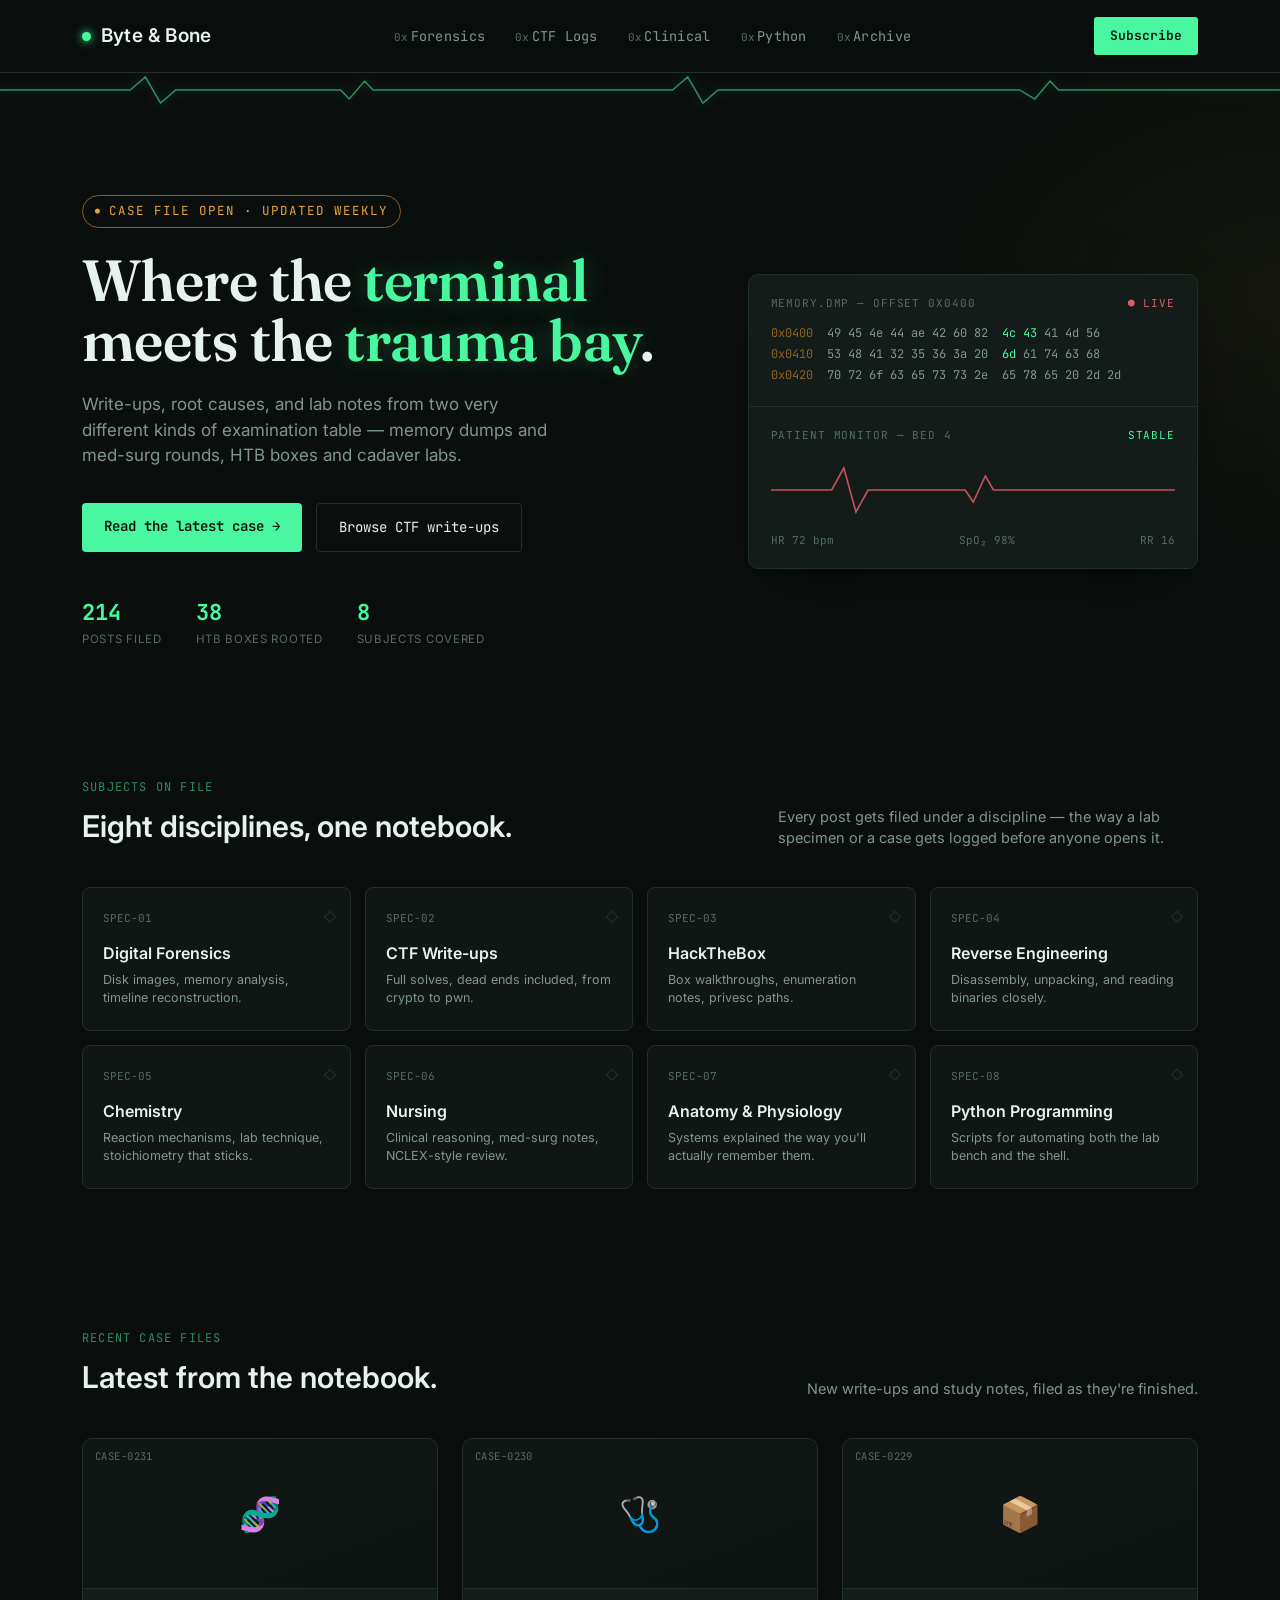
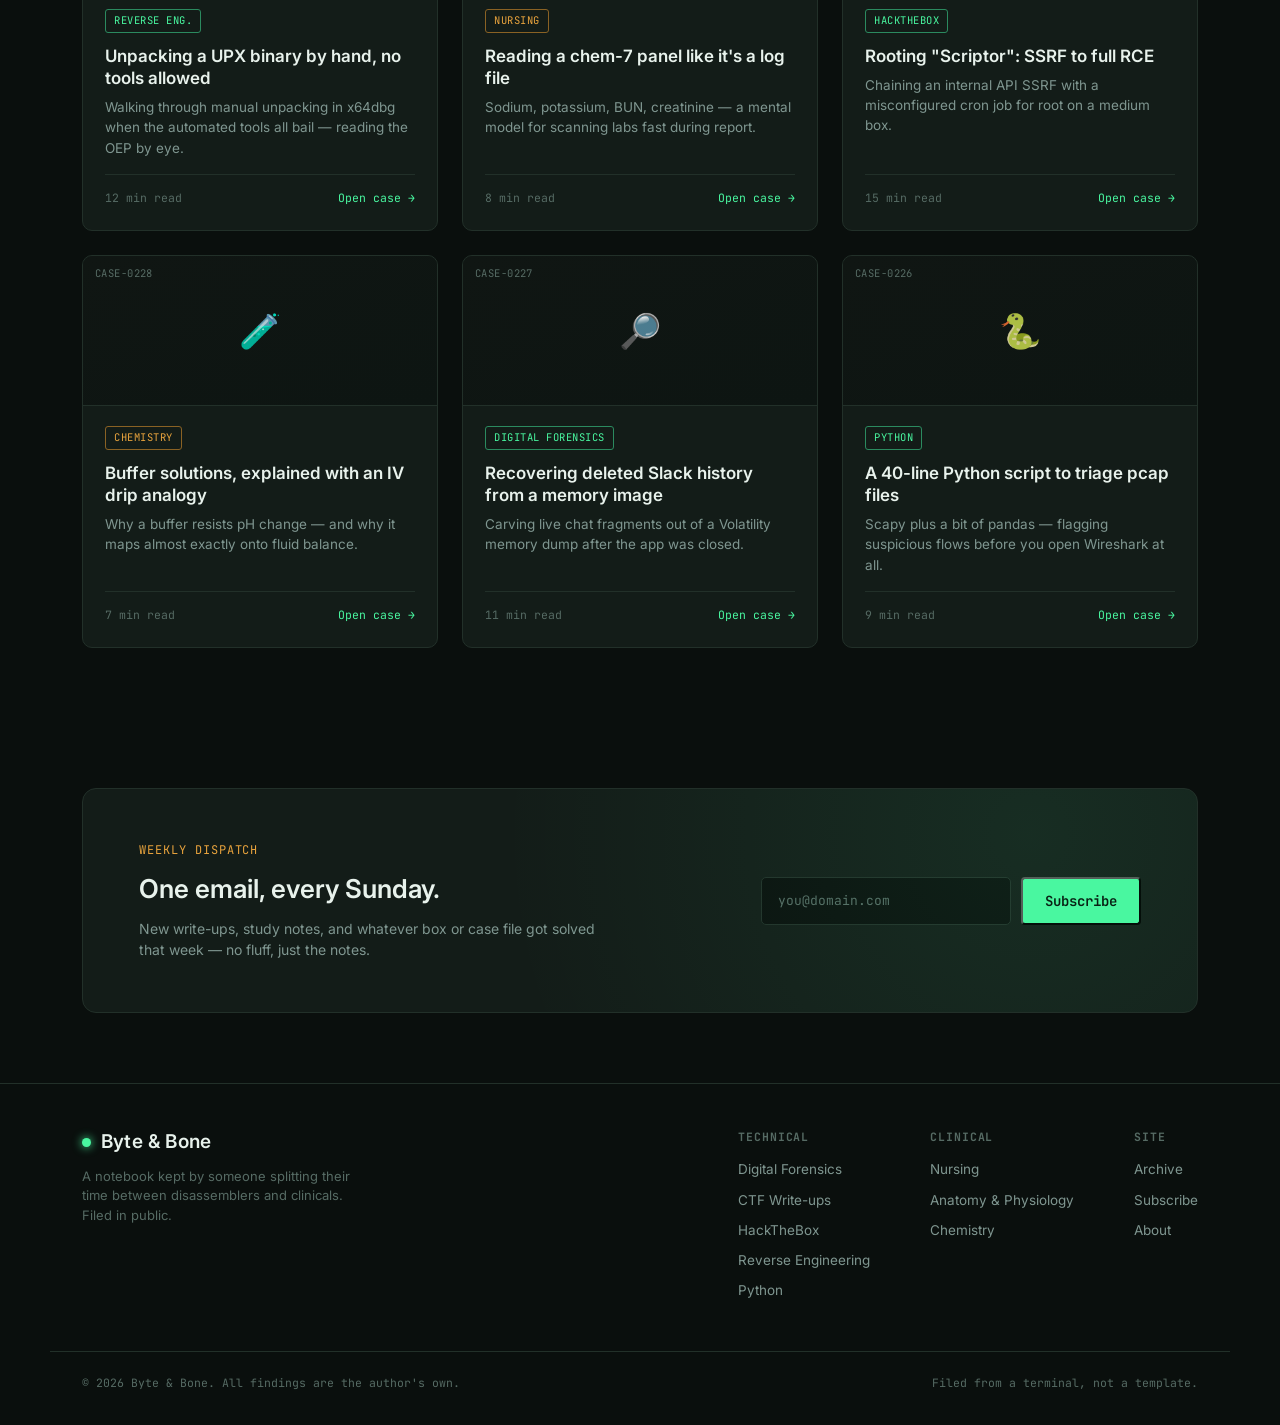
<file: index.html>
<!DOCTYPE html>
<html lang="en">
<head>
<meta charset="UTF-8">
<meta name="viewport" content="width=device-width, initial-scale=1.0">
<title>Byte &amp; Bone — field notes from the terminal and the trauma bay</title>
<link rel="preconnect" href="https://fonts.googleapis.com">
<link rel="preconnect" href="https://fonts.gstatic.com" crossorigin>
<link href="https://fonts.googleapis.com/css2?family=JetBrains+Mono:wght@400;500;600;700&family=Fraunces:opsz,wght@9..144,400;9..144,500;9..144,600&family=Inter:wght@400;500;600&display=swap" rel="stylesheet">
<link rel="stylesheet" href="assets/styles.css">
</head>
<body>

<header>
  <nav class="wrap">
    <div class="brand"><span class="dot"></span>Byte &amp; Bone</div>
    <div class="nav-links">
      <a href="#forensics">Forensics</a>
      <a href="#ctf">CTF Logs</a>
      <a href="#clinical">Clinical</a>
      <a href="#code">Python</a>
      <a href="#archive">Archive</a>
    </div>
    <a href="#subscribe" class="nav-cta">Subscribe</a>
  </nav>
</header>

<svg class="signal-line" viewBox="0 0 1180 34" preserveAspectRatio="none">
  <path d="M0,17 L120,17 L134,4 L148,30 L162,17 L300,17 L314,17 L322,26 L336,8 L344,17 L480,17 L620,17 L634,4 L648,30 L662,17 L800,17 L940,17 L954,26 L968,8 L976,17 L1180,17"/>
</svg>

<main>
  <section class="hero">
    <div class="wrap hero-grid">
      <div>
        <div class="eyebrow">Case file open · updated weekly</div>
        <h1 class="display">Where the <em>terminal</em><br>meets the <em>trauma bay</em>.</h1>
        <p class="sub">Write-ups, root causes, and lab notes from two very different kinds of examination table — memory dumps and med-surg rounds, HTB boxes and cadaver labs.</p>
        <div class="hero-actions">
          <a href="#archive" class="btn-primary">Read the latest case →</a>
          <a href="#ctf" class="btn-ghost">Browse CTF write-ups</a>
        </div>
        <div class="hero-stats">
          <div class="stat"><div class="num">214</div><div class="lbl">Posts filed</div></div>
          <div class="stat"><div class="num">38</div><div class="lbl">HTB boxes rooted</div></div>
          <div class="stat"><div class="num">8</div><div class="lbl">Subjects covered</div></div>
        </div>
      </div>

      <div class="readout">
        <div class="readout-top">
          <div class="readout-head"><span>memory.dmp — offset 0x0400</span><span class="live">live</span></div>
          <div class="hexdump"><span class="off">0x0400</span>  49 45 4e 44 ae 42 60 82  <span class="hi">4c 43</span> 41 4d 56
<span class="off">0x0410</span>  53 48 41 32 35 36 3a 20  <span class="hi">6d</span> 61 74 63 68
<span class="off">0x0420</span>  70 72 6f 63 65 73 73 2e  65 78 65 20 2d 2d</span></div>
        </div>
        <div class="readout-bottom">
          <div class="readout-head"><span>patient monitor — bed 4</span><span style="color:var(--signal)">stable</span></div>
          <svg class="vitals-line" viewBox="0 0 400 56" preserveAspectRatio="none">
            <path d="M0,28 L60,28 L72,6 L84,50 L96,28 L180,28 L192,28 L200,40 L212,14 L220,28 L400,28"/>
          </svg>
          <div class="cap"><span>HR 72 bpm</span><span>SpO₂ 98%</span><span>RR 16</span></div>
        </div>
      </div>
    </div>
  </section>

  <section id="categories">
    <div class="wrap">
      <div class="sec-head">
        <div>
          <span class="tag">Subjects on file</span>
          <h2>Eight disciplines, one notebook.</h2>
        </div>
        <p>Every post gets filed under a discipline — the way a lab specimen or a case gets logged before anyone opens it.</p>
      </div>
      <div class="cats">
        <div class="cat-card">
          <span class="glyph">◇</span>
          <div class="cat-id">SPEC-01</div>
          <h3>Digital Forensics</h3>
          <p>Disk images, memory analysis, timeline reconstruction.</p>
        </div>
        <div class="cat-card">
          <span class="glyph">◇</span>
          <div class="cat-id">SPEC-02</div>
          <h3>CTF Write-ups</h3>
          <p>Full solves, dead ends included, from crypto to pwn.</p>
        </div>
        <div class="cat-card">
          <span class="glyph">◇</span>
          <div class="cat-id">SPEC-03</div>
          <h3>HackTheBox</h3>
          <p>Box walkthroughs, enumeration notes, privesc paths.</p>
        </div>
        <div class="cat-card">
          <span class="glyph">◇</span>
          <div class="cat-id">SPEC-04</div>
          <h3>Reverse Engineering</h3>
          <p>Disassembly, unpacking, and reading binaries closely.</p>
        </div>
        <div class="cat-card">
          <span class="glyph">◇</span>
          <div class="cat-id">SPEC-05</div>
          <h3>Chemistry</h3>
          <p>Reaction mechanisms, lab technique, stoichiometry that sticks.</p>
        </div>
        <div class="cat-card">
          <span class="glyph">◇</span>
          <div class="cat-id">SPEC-06</div>
          <h3>Nursing</h3>
          <p>Clinical reasoning, med-surg notes, NCLEX-style review.</p>
        </div>
        <div class="cat-card">
          <span class="glyph">◇</span>
          <div class="cat-id">SPEC-07</div>
          <h3>Anatomy &amp; Physiology</h3>
          <p>Systems explained the way you'll actually remember them.</p>
        </div>
        <div class="cat-card">
          <span class="glyph">◇</span>
          <div class="cat-id">SPEC-08</div>
          <h3>Python Programming</h3>
          <p>Scripts for automating both the lab bench and the shell.</p>
        </div>
      </div>
    </div>
  </section>

  <section id="archive">
    <div class="wrap">
      <div class="sec-head">
        <div>
          <span class="tag">Recent case files</span>
          <h2>Latest from the notebook.</h2>
        </div>
        <p>New write-ups and study notes, filed as they're finished.</p>
      </div>
      <div class="posts">

        <div class="post-card">
          <div class="post-thumb"><span class="case-id">CASE-0231</span><span class="icon">🧬</span></div>
          <div class="post-body">
            <div class="post-meta"><span class="chip forensics">Reverse Eng.</span></div>
            <h3>Unpacking a UPX binary by hand, no tools allowed</h3>
            <p>Walking through manual unpacking in x64dbg when the automated tools all bail — reading the OEP by eye.</p>
            <div class="post-foot"><span>12 min read</span><a class="read" href="#">Open case</a></div>
          </div>
        </div>

        <div class="post-card">
          <div class="post-thumb"><span class="case-id">CASE-0230</span><span class="icon">🩺</span></div>
          <div class="post-body">
            <div class="post-meta"><span class="chip clinical">Nursing</span></div>
            <h3>Reading a chem-7 panel like it's a log file</h3>
            <p>Sodium, potassium, BUN, creatinine — a mental model for scanning labs fast during report.</p>
            <div class="post-foot"><span>8 min read</span><a class="read" href="#">Open case</a></div>
          </div>
        </div>

        <div class="post-card">
          <div class="post-thumb"><span class="case-id">CASE-0229</span><span class="icon">📦</span></div>
          <div class="post-body">
            <div class="post-meta"><span class="chip forensics">HackTheBox</span></div>
            <h3>Rooting "Scriptor": SSRF to full RCE</h3>
            <p>Chaining an internal API SSRF with a misconfigured cron job for root on a medium box.</p>
            <div class="post-foot"><span>15 min read</span><a class="read" href="#">Open case</a></div>
          </div>
        </div>

        <div class="post-card">
          <div class="post-thumb"><span class="case-id">CASE-0228</span><span class="icon">🧪</span></div>
          <div class="post-body">
            <div class="post-meta"><span class="chip clinical">Chemistry</span></div>
            <h3>Buffer solutions, explained with an IV drip analogy</h3>
            <p>Why a buffer resists pH change — and why it maps almost exactly onto fluid balance.</p>
            <div class="post-foot"><span>7 min read</span><a class="read" href="#">Open case</a></div>
          </div>
        </div>

        <div class="post-card">
          <div class="post-thumb"><span class="case-id">CASE-0227</span><span class="icon">🔎</span></div>
          <div class="post-body">
            <div class="post-meta"><span class="chip forensics">Digital Forensics</span></div>
            <h3>Recovering deleted Slack history from a memory image</h3>
            <p>Carving live chat fragments out of a Volatility memory dump after the app was closed.</p>
            <div class="post-foot"><span>11 min read</span><a class="read" href="#">Open case</a></div>
          </div>
        </div>

        <div class="post-card">
          <div class="post-thumb"><span class="case-id">CASE-0226</span><span class="icon">🐍</span></div>
          <div class="post-body">
            <div class="post-meta"><span class="chip forensics">Python</span></div>
            <h3>A 40-line Python script to triage pcap files</h3>
            <p>Scapy plus a bit of pandas — flagging suspicious flows before you open Wireshark at all.</p>
            <div class="post-foot"><span>9 min read</span><a class="read" href="#">Open case</a></div>
          </div>
        </div>

      </div>
    </div>
  </section>

  <section id="subscribe">
    <div class="wrap">
      <div class="subscribe">
        <div class="subscribe-copy">
          <span class="tag">Weekly dispatch</span>
          <h2>One email, every Sunday.</h2>
          <p>New write-ups, study notes, and whatever box or case file got solved that week — no fluff, just the notes.</p>
        </div>
        <form class="subscribe-form" onsubmit="return false;">
          <input type="email" placeholder="you@domain.com" required>
          <button type="submit" class="btn-primary">Subscribe</button>
        </form>
      </div>
    </div>
  </section>
</main>

<footer>
  <div class="wrap foot-grid">
    <div class="foot-brand">
      <div class="brand"><span class="dot"></span>Byte &amp; Bone</div>
      <p>A notebook kept by someone splitting their time between disassemblers and clinicals. Filed in public.</p>
    </div>
    <div class="foot-cols">
      <div class="foot-col">
        <h4>Technical</h4>
        <a href="#forensics">Digital Forensics</a>
        <a href="#ctf">CTF Write-ups</a>
        <a href="#">HackTheBox</a>
        <a href="#">Reverse Engineering</a>
        <a href="#code">Python</a>
      </div>
      <div class="foot-col">
        <h4>Clinical</h4>
        <a href="#clinical">Nursing</a>
        <a href="#">Anatomy &amp; Physiology</a>
        <a href="#">Chemistry</a>
      </div>
      <div class="foot-col">
        <h4>Site</h4>
        <a href="#archive">Archive</a>
        <a href="#subscribe">Subscribe</a>
        <a href="#">About</a>
      </div>
    </div>
  </div>
  <div class="wrap foot-bottom">
    <span>© 2026 Byte &amp; Bone. All findings are the author's own.</span>
    <span>Filed from a terminal, not a template.</span>
  </div>
</footer>

</body>
</html>
</file>
<file: assets/styles.css>
:root{
  --bg: #0a0f0d;
  --bg-raised: #101613;
  --panel: #131c18;
  --line: #223029;
  --text: #e8f2ec;
  --muted: #7f9690;
  --muted-2: #566b64;
  --signal: #49f7a0;   /* phosphor / vitals green */
  --signal-dim: #2b8a5f;
  --amber: #e8a33d;    /* warning amber, iodine tint */
  --amber-dim: #8a6224;
  --rose: #e35b6b;     /* arterial accent, used sparingly */
}

*{ margin:0; padding:0; box-sizing:border-box; }

html{ scroll-behavior:smooth; }

body{
  background:
    radial-gradient(ellipse 900px 500px at 15% -10%, rgba(73,247,160,0.07), transparent 60%),
    radial-gradient(ellipse 700px 500px at 100% 10%, rgba(232,163,61,0.05), transparent 55%),
    var(--bg);
  color: var(--text);
  font-family: 'Inter', sans-serif;
  line-height: 1.5;
  -webkit-font-smoothing: antialiased;
}

a{ color:inherit; text-decoration:none; }

::selection{ background: var(--signal); color:#04120a; }

.mono{ font-family:'JetBrains Mono', monospace; }
.display{ font-family:'Fraunces', serif; }

.wrap{ max-width:1180px; margin:0 auto; padding:0 32px; }

/* ---------- signal-line divider (signature element) ---------- */
.signal-line{ width:100%; height:34px; display:block; overflow:visible; }
.signal-line path{
  fill:none; stroke:var(--signal); stroke-width:1.4; opacity:0.55;
  filter: drop-shadow(0 0 4px rgba(73,247,160,0.35));
}

/* ---------- nav ---------- */
header{
  position:sticky; top:0; z-index:50;
  background: rgba(10,15,13,0.86);
  backdrop-filter: blur(10px);
  border-bottom:1px solid var(--line);
}
nav.wrap{
  display:flex; align-items:center; justify-content:space-between;
  height:72px;
}
.brand{ display:flex; align-items:center; gap:10px; font-size:19px; font-weight:600; letter-spacing:0.2px;}
.brand .dot{
  width:9px; height:9px; border-radius:50%; background:var(--signal);
  box-shadow:0 0 8px 1px rgba(73,247,160,0.7);
  animation: pulse 2.4s ease-in-out infinite;
}
@keyframes pulse{
  0%,100%{ opacity:1; transform:scale(1);}
  50%{ opacity:0.45; transform:scale(0.78);}
}
.nav-links{ display:flex; gap:30px; font-size:13.5px; }
.nav-links a{
  color:var(--muted); font-family:'JetBrains Mono',monospace; letter-spacing:0.02em;
  position:relative; padding:4px 0; transition:color .15s;
}
.nav-links a:hover{ color:var(--signal); }
.nav-links a::before{ content:'0x'; color:var(--muted-2); margin-right:2px; font-size:11px; }
.nav-cta{
  font-family:'JetBrains Mono',monospace; font-size:13px; color:var(--bg);
  background:var(--signal); padding:9px 16px; border-radius:3px; font-weight:600;
  transition: background .15s, transform .15s;
}
.nav-cta:hover{ background:#6bffb6; transform:translateY(-1px); }
.nav-toggle{ display:none; }

/* ---------- hero ---------- */
.hero{ padding:88px 0 60px; position:relative; }
.hero-grid{
  display:grid; grid-template-columns: 1.15fr 0.85fr; gap:56px; align-items:center;
}
.eyebrow{
  display:inline-flex; align-items:center; gap:8px;
  font-family:'JetBrains Mono',monospace; font-size:12.5px; color:var(--amber);
  letter-spacing:0.08em; text-transform:uppercase; margin-bottom:22px;
  border:1px solid var(--amber-dim); padding:6px 12px; border-radius:20px;
}
.eyebrow::before{ content:'●'; font-size:8px; color:var(--amber); }

h1.display{
  font-size:58px; line-height:1.04; font-weight:600; letter-spacing:-0.01em;
  margin-bottom:22px;
}
h1.display em{
  font-style:normal; color:var(--signal);
  text-shadow:0 0 24px rgba(73,247,160,0.25);
}
.hero p.sub{
  font-size:17px; color:var(--muted); max-width:480px; margin-bottom:34px;
}
.hero-actions{ display:flex; gap:14px; margin-bottom:44px;}
.btn-primary{
  font-family:'JetBrains Mono',monospace; font-weight:600; font-size:14px;
  background:var(--signal); color:#04120a; padding:13px 22px; border-radius:4px;
  transition: transform .15s, box-shadow .15s;
}
.btn-primary:hover{ transform:translateY(-2px); box-shadow:0 8px 24px rgba(73,247,160,0.25); }
.btn-ghost{
  font-family:'JetBrains Mono',monospace; font-size:14px; color:var(--text);
  border:1px solid var(--line); padding:13px 22px; border-radius:4px;
  transition: border-color .15s, color .15s;
}
.btn-ghost:hover{ border-color:var(--signal); color:var(--signal); }

.hero-stats{ display:flex; gap:34px; }
.stat .num{ font-family:'JetBrains Mono',monospace; font-size:22px; color:var(--signal); font-weight:700;}
.stat .lbl{ font-size:11.5px; color:var(--muted-2); text-transform:uppercase; letter-spacing:0.06em; margin-top:2px;}

/* hero right: dual readout panel */
.readout{
  background:var(--panel); border:1px solid var(--line); border-radius:10px;
  overflow:hidden; box-shadow:0 24px 60px -20px rgba(0,0,0,0.6);
}
.readout-top, .readout-bottom{ padding:20px 22px; }
.readout-top{ border-bottom:1px solid var(--line); }
.readout-head{
  display:flex; justify-content:space-between; align-items:center;
  font-family:'JetBrains Mono',monospace; font-size:11px; color:var(--muted-2);
  text-transform:uppercase; letter-spacing:0.08em; margin-bottom:12px;
}
.readout-head .live{ color:var(--rose); }
.readout-head .live::before{ content:'● '; }
.hexdump{
  font-family:'JetBrains Mono',monospace; font-size:12px; color:var(--muted); line-height:1.75;
  white-space:pre;
}
.hexdump .off{ color:var(--amber-dim); }
.hexdump .hi{ color:var(--signal); }
.vitals-line{ width:100%; height:56px; margin-top:6px; }
.vitals-line path{ fill:none; stroke:var(--rose); stroke-width:1.6; opacity:0.85; }
.readout-bottom .cap{ font-family:'JetBrains Mono',monospace; font-size:11px; color:var(--muted-2); margin-top:8px; display:flex; justify-content:space-between;}

/* ---------- section shell ---------- */
section{ padding:70px 0; }
.sec-head{ display:flex; align-items:flex-end; justify-content:space-between; margin-bottom:38px; flex-wrap:wrap; gap:12px;}
.sec-head .tag{
  font-family:'JetBrains Mono',monospace; font-size:12px; color:var(--signal-dim);
  text-transform:uppercase; letter-spacing:0.1em; margin-bottom:8px; display:block;
}
.sec-head h2{ font-size:30px; font-weight:600; }
.sec-head p{ color:var(--muted); font-size:14.5px; max-width:420px; }

/* ---------- category grid ---------- */
.cats{ display:grid; grid-template-columns:repeat(4,1fr); gap:14px; }
.cat-card{
  background:var(--bg-raised); border:1px solid var(--line); border-radius:8px;
  padding:22px 20px; transition:border-color .18s, transform .18s, background .18s;
  position:relative; overflow:hidden;
}
.cat-card:hover{ border-color:var(--signal-dim); transform:translateY(-3px); background:#121b17;}
.cat-id{ font-family:'JetBrains Mono',monospace; font-size:11px; color:var(--muted-2); margin-bottom:14px;}
.cat-card h3{ font-size:16px; margin-bottom:6px; font-weight:600;}
.cat-card p{ font-size:12.5px; color:var(--muted); }
.cat-card .glyph{
  position:absolute; right:14px; top:14px; font-family:'JetBrains Mono',monospace;
  font-size:20px; color:var(--line);
}

/* ---------- posts ---------- */
.posts{ display:grid; grid-template-columns:repeat(3,1fr); gap:24px; }
.post-card{
  background:var(--panel); border:1px solid var(--line); border-radius:10px;
  overflow:hidden; display:flex; flex-direction:column;
  transition: transform .18s, border-color .18s;
}
.post-card:hover{ transform:translateY(-4px); border-color:var(--signal-dim); }
.post-thumb{
  height:150px; position:relative; display:flex; align-items:center; justify-content:center;
  border-bottom:1px solid var(--line);
  background: linear-gradient(160deg, var(--bg-raised), #0d1512);
}
.post-thumb .icon{ font-size:34px; opacity:0.9; }
.post-thumb .case-id{
  position:absolute; top:10px; left:12px; font-family:'JetBrains Mono',monospace;
  font-size:10.5px; color:var(--muted-2); letter-spacing:0.04em;
}
.post-body{ padding:20px 22px 24px; display:flex; flex-direction:column; flex:1;}
.post-meta{ display:flex; gap:10px; align-items:center; margin-bottom:12px;}
.chip{
  font-family:'JetBrains Mono',monospace; font-size:10.5px; text-transform:uppercase;
  letter-spacing:0.05em; padding:3px 8px; border-radius:3px; border:1px solid var(--line);
  color:var(--muted);
}
.chip.forensics{ color:var(--signal); border-color:var(--signal-dim);}
.chip.clinical{ color:var(--amber); border-color:var(--amber-dim);}
.post-body h3{ font-size:17px; font-weight:600; margin-bottom:8px; line-height:1.3;}
.post-body p{ font-size:13.5px; color:var(--muted); flex:1; margin-bottom:16px;}
.post-foot{
  display:flex; justify-content:space-between; align-items:center;
  font-family:'JetBrains Mono',monospace; font-size:11.5px; color:var(--muted-2);
  border-top:1px solid var(--line); padding-top:14px;
}
.post-foot .read{ color:var(--signal); }
.post-foot .read::after{ content:' →'; }

/* ---------- newsletter ---------- */
.subscribe{
  background:var(--panel); border:1px solid var(--line); border-radius:14px;
  padding:52px 56px; display:flex; align-items:center; justify-content:space-between; gap:40px;
  position:relative; overflow:hidden;
}
.subscribe::after{
  content:''; position:absolute; inset:0;
  background: radial-gradient(circle at 85% 20%, rgba(73,247,160,0.08), transparent 55%);
}
.subscribe-copy{ position:relative; max-width:460px; }
.subscribe-copy .tag{ font-family:'JetBrains Mono',monospace; font-size:12px; color:var(--amber); text-transform:uppercase; letter-spacing:0.08em; margin-bottom:10px; display:block;}
.subscribe-copy h2{ font-size:26px; font-weight:600; margin-bottom:10px;}
.subscribe-copy p{ color:var(--muted); font-size:14px;}
.subscribe-form{ position:relative; display:flex; gap:10px; flex-shrink:0;}
.subscribe-form input{
  background:var(--bg); border:1px solid var(--line); border-radius:5px; padding:13px 16px;
  color:var(--text); font-family:'JetBrains Mono',monospace; font-size:13px; width:250px;
}
.subscribe-form input:focus{ outline:2px solid var(--signal); outline-offset:1px; border-color:transparent;}
.subscribe-form input::placeholder{ color:var(--muted-2); }

/* ---------- footer ---------- */
footer{ border-top:1px solid var(--line); padding:44px 0 34px; }
.foot-grid{ display:flex; justify-content:space-between; align-items:flex-start; flex-wrap:wrap; gap:30px;}
.foot-brand{ max-width:280px; }
.foot-brand p{ color:var(--muted-2); font-size:13px; margin-top:10px; }
.foot-cols{ display:flex; gap:60px; }
.foot-col h4{
  font-family:'JetBrains Mono',monospace; font-size:11.5px; color:var(--muted-2);
  text-transform:uppercase; letter-spacing:0.08em; margin-bottom:14px;
}
.foot-col a{ display:block; font-size:13.5px; color:var(--muted); margin-bottom:10px; transition:color .15s;}
.foot-col a:hover{ color:var(--signal); }
.foot-bottom{
  margin-top:40px; padding-top:22px; border-top:1px solid var(--line);
  display:flex; justify-content:space-between; font-family:'JetBrains Mono',monospace;
  font-size:11.5px; color:var(--muted-2); flex-wrap:wrap; gap:10px;
}

/* ---------- responsive ---------- */
@media (max-width: 920px){
  .hero-grid{ grid-template-columns:1fr; }
  .cats{ grid-template-columns:repeat(2,1fr); }
  .posts{ grid-template-columns:repeat(2,1fr); }
  .nav-links{ display:none; }
  h1.display{ font-size:42px; }
  .subscribe{ flex-direction:column; align-items:flex-start; }
  .subscribe-form input{ width:100%; }
}
@media (max-width: 600px){
  .wrap{ padding:0 20px; }
  .cats{ grid-template-columns:1fr; }
  .posts{ grid-template-columns:1fr; }
  .hero-stats{ flex-wrap:wrap; row-gap:16px; }
  .subscribe{ padding:34px 26px; }
  .foot-grid{ flex-direction:column; }
}

@media (prefers-reduced-motion: reduce){
  *{ animation:none !important; transition:none !important; }
}
</file>
